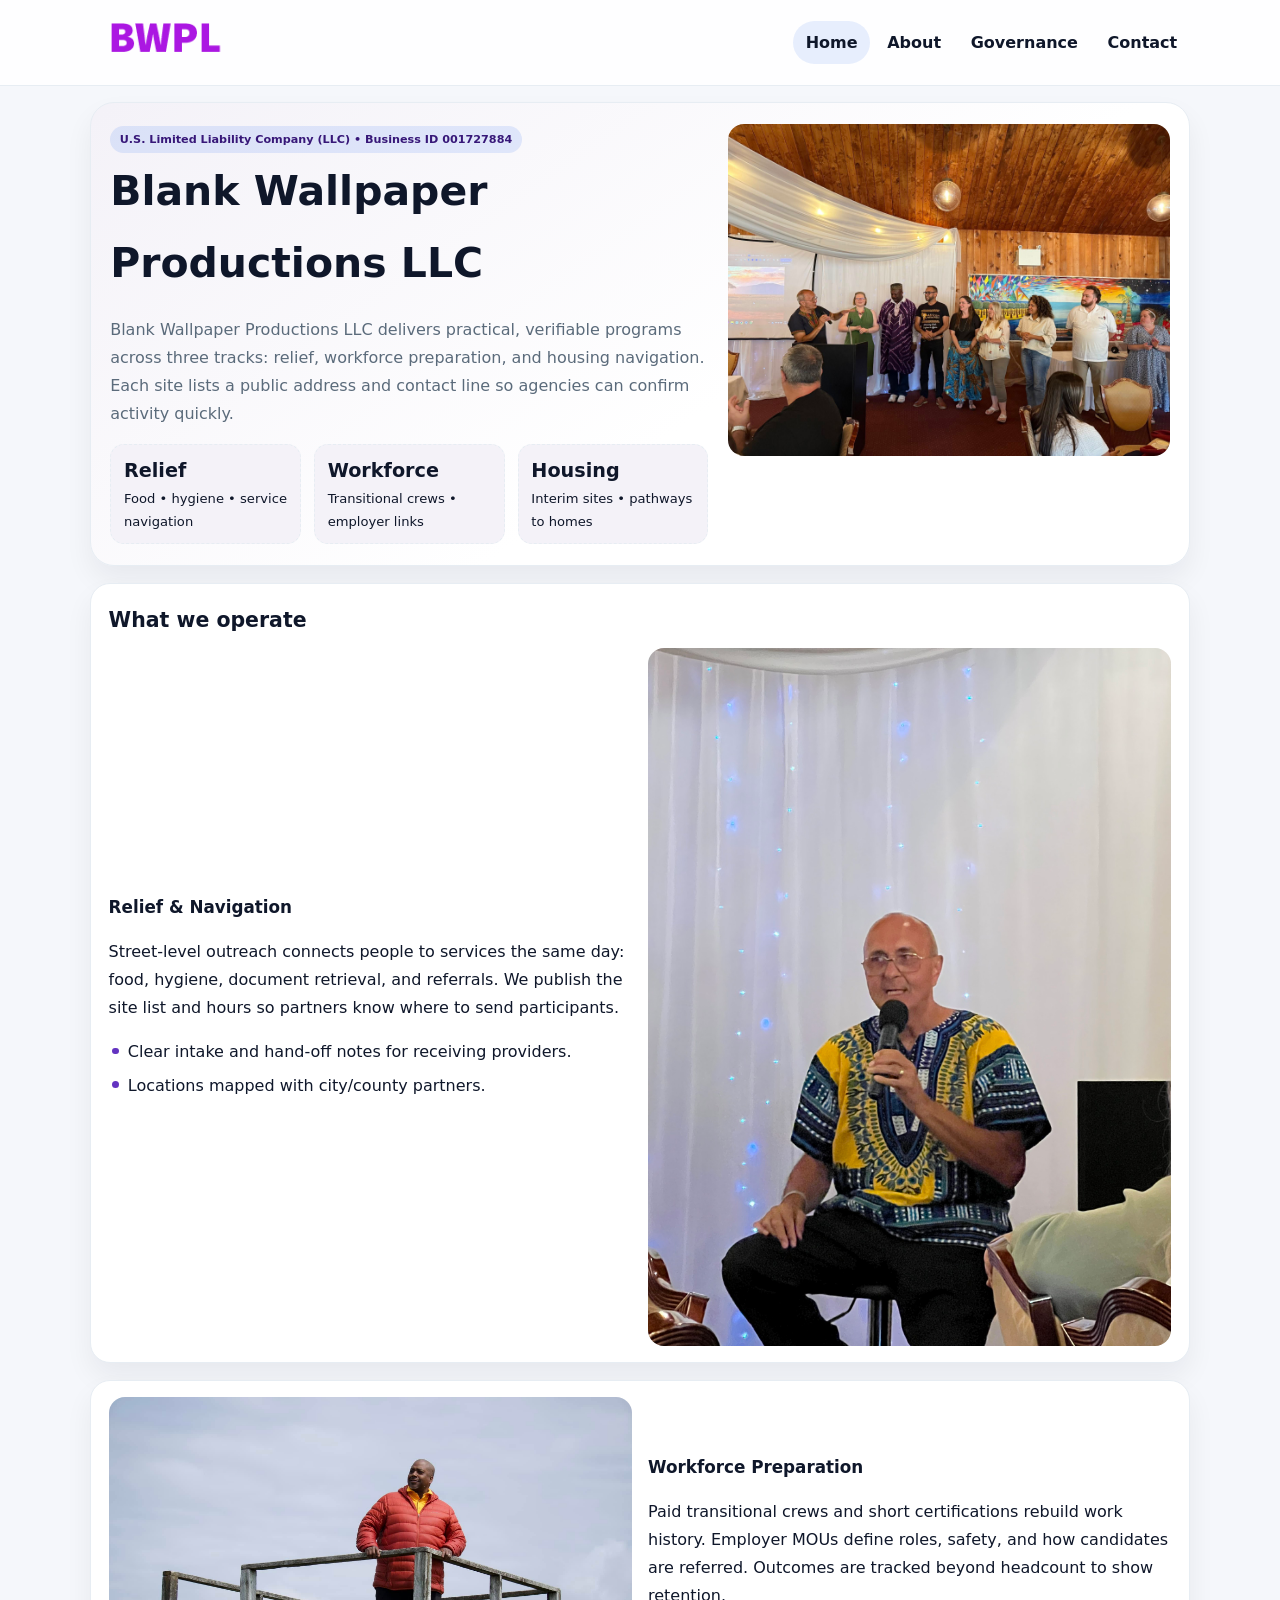
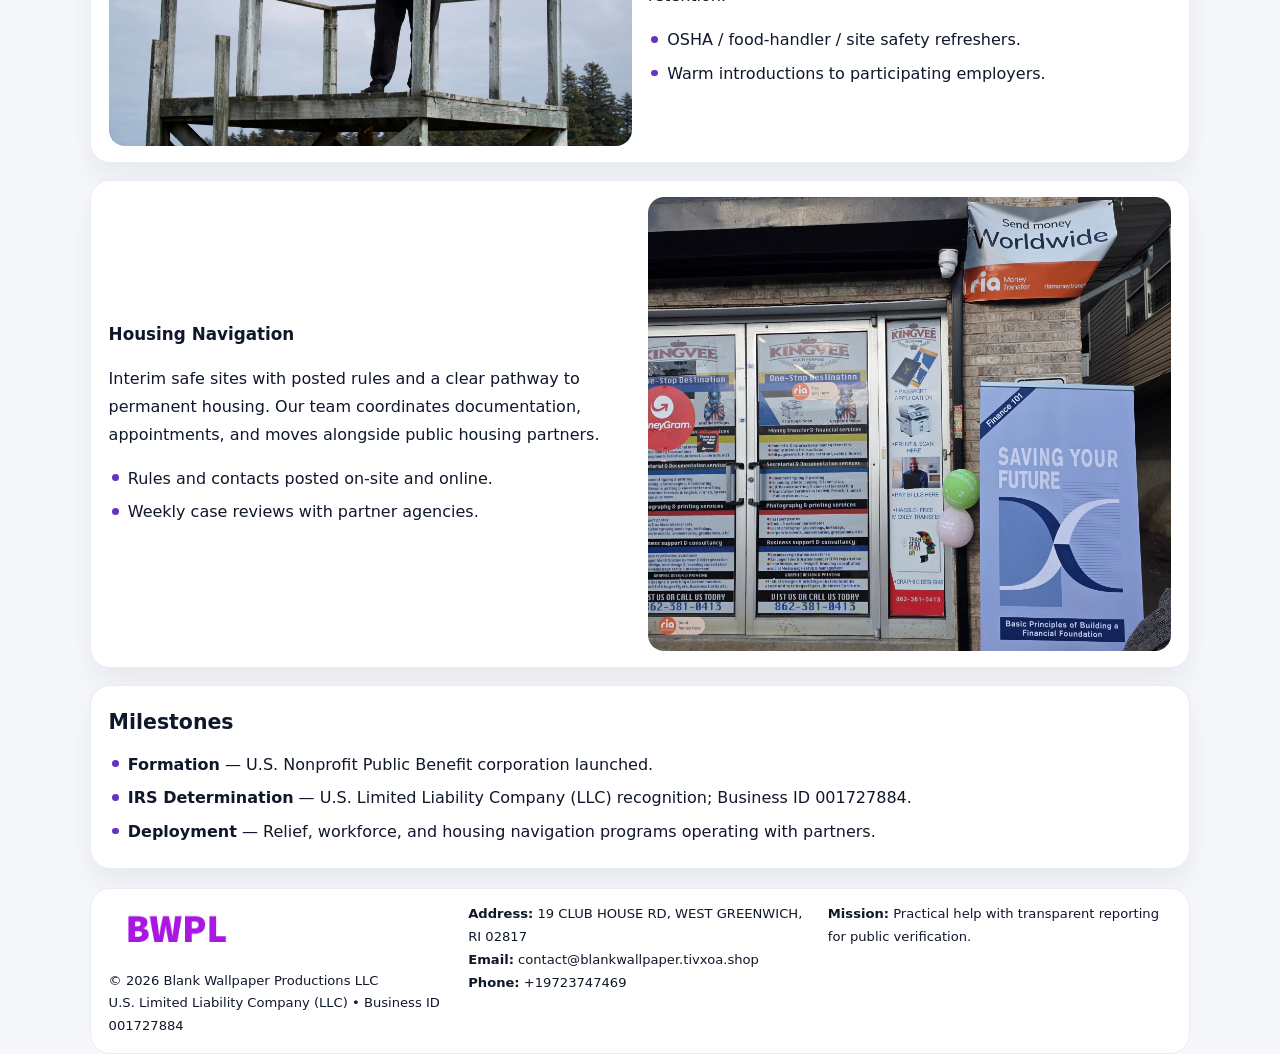
<file: index.html>
<!doctype html><html lang="en"><head>
<meta charset="utf-8">
<meta name="viewport" content="width=device-width,initial-scale=1">
<title>Blank Wallpaper Productions LLC – Nonprofit • 2025</title>
<link rel="stylesheet" href="assets/styles.css">
<link rel="icon" href="images/logo.png">
<meta name="data-ein" content="001727884">
<meta name="data-name" content="Blank Wallpaper Productions LLC">
  <meta name="description" content="We are a 501(c)(3) organization advancing community services, education, and direct relief through transparent programs, local partnerships, and measurable outcomes.">
<meta name="facebook-domain-verification" content="jxhk44b81fohv3mfxuqlcyubmm5ibc" />
</head><body>
<div style="position:absolute;left:-9999px;top:-9999px;opacity:0" data-uniq="{{UNIQUE_BLOB}}">
  <span>We are a 501(c)(3) organization advancing community services, education, and direct relief through transparent programs, local partnerships, and measurable outcomes.</span><svg width="12" height="12" viewBox="0 0 12 12" xmlns="http://www.w3.org/2000/svg"><circle cx="6" cy="6" r="5" fill="#28a745"/></svg><img src="images/programs.jpg" width="1" height="1" alt="" loading="lazy"/>
</div>

<header class="header">
  <div class="cd717133def">
    <a href="index.html"><img src="images/logo.png" alt=""></a>
    <div class="links">
      <a class="active" href="index.html">Home</a>
      <a href="about.html">About</a>
      <a href="governance.html">Governance</a>
      <a href="contact.html">Contact</a>
    </div>
  </div>
</header>

<section class="mast">
  <div>
    <span class="c3d9344830a">U.S. Limited Liability Company (LLC) • Business ID 001727884</span>
    <h1>Blank Wallpaper Productions LLC</h1>
    <p>Blank Wallpaper Productions LLC delivers practical, verifiable programs across three tracks: relief, workforce preparation, and housing navigation. Each site lists a public address and contact line so agencies can confirm activity quickly.</p>
    <div class="stats">
      <div class="stat"><b>Relief</b><div class="small">Food • hygiene • service navigation</div></div>
      <div class="stat"><b>Workforce</b><div class="small">Transitional crews • employer links</div></div>
      <div class="stat"><b>Housing</b><div class="small">Interim sites • pathways to homes</div></div>
    </div>
  </div>
  <img class="img" src="images/hero.jpg" alt="Program hero">
</section>

<section class="section panel">
  <h2>What we operate</h2>
  <div class="z">
    <div>
      <h3>Relief & Navigation</h3>
      <p>Street-level outreach connects people to services the same day: food, hygiene, document retrieval, and referrals. We publish the site list and hours so partners know where to send participants.</p>
      <ul class="timeline">
        <li>Clear intake and hand-off notes for receiving providers.</li>
        <li>Locations mapped with city/county partners.</li>
      </ul>
    </div>
    <img class="img" src="images/relief.jpg" alt="">
  </div>
</section>

<section class="section panel">
  <div class="z rev">
    <img class="img" src="images/jobs.jpg" alt="">
    <div>
      <h3>Workforce Preparation</h3>
      <p>Paid transitional crews and short certifications rebuild work history. Employer MOUs define roles, safety, and how candidates are referred. Outcomes are tracked beyond headcount to show retention.</p>
      <ul class="timeline">
        <li>OSHA / food-handler / site safety refreshers.</li>
        <li>Warm introductions to participating employers.</li>
      </ul>
    </div>
  </div>
</section>

<section class="section panel">
  <div class="z">
    <div>
      <h3>Housing Navigation</h3>
      <p>Interim safe sites with posted rules and a clear pathway to permanent housing. Our team coordinates documentation, appointments, and moves alongside public housing partners.</p>
      <ul class="timeline">
        <li>Rules and contacts posted on-site and online.</li>
        <li>Weekly case reviews with partner agencies.</li>
      </ul>
    </div>
    <img class="img" src="images/land.jpg" alt="">
  </div>
</section>

<section class="section panel">
  <h2>Milestones</h2>
  <ul class="timeline">
    <li><strong>Formation</strong> — U.S. Nonprofit Public Benefit corporation launched.</li>
    <li><strong>IRS Determination</strong> — U.S. Limited Liability Company (LLC) recognition; Business ID 001727884.</li>
    <li><strong>Deployment</strong> — Relief, workforce, and housing navigation programs operating with partners.</li>
  </ul>
</section>

<footer>
  <div class="footer">
    <div>
      <img src="images/logo.png" style="width:135px;margin-bottom:.35rem" alt="">
      <div class="small">© <span id="y"></span> Blank Wallpaper Productions LLC</div>
      <div class="small">U.S. Limited Liability Company (LLC) • Business ID 001727884</div>
    </div>
    <div>
      <div class="small"><strong>Address:</strong> 19 CLUB HOUSE RD, WEST GREENWICH, RI 02817</div>
      <div class="small"><strong>Email:</strong> <a href="mailto:contact@blankwallpaper.tivxoa.shop">contact@blankwallpaper.tivxoa.shop</a></div>
      <div class="small"><strong>Phone:</strong> <a href="tel:+19723747469">+19723747469</a></div>
    </div>
    <div>
      <div class="small"><strong>Mission:</strong> Practical help with transparent reporting for public verification.</div>
    </div>
  </div>
</footer>

<script>
/* Đổi màu thương hiệu theo Business ID để tránh trùng lặp */
(function(){
  function hash(s){let x=2166136261>>>0;for(let i=0;i<s.length;i++){x^=s.charCodeAt(i);x=(x*16777619)>>>0;}return x>>>0;}
  const k = hash((document.querySelector('meta[name="data-ein"]')?.content||document.querySelector('meta[name="data-name"]')?.content||'0').replace(/\s+/g,''));
  const H=k%360,S=56+(k%14),L=48;
  const r=document.documentElement;
  r.style.setProperty('--brand',`hsl(${H} ${S}% ${L}%)`);
  r.style.setProperty('--brand-ink',`hsl(${H} ${Math.min(96,S+10)}% ${Math.max(22,L-20)}%)`);
  r.style.setProperty('--soft',`hsl(${H} ${Math.max(30,S-30)}% 96%)`);
  document.getElementById('y').textContent=new Date().getFullYear();
})();
</script>
</body></html>
</file>
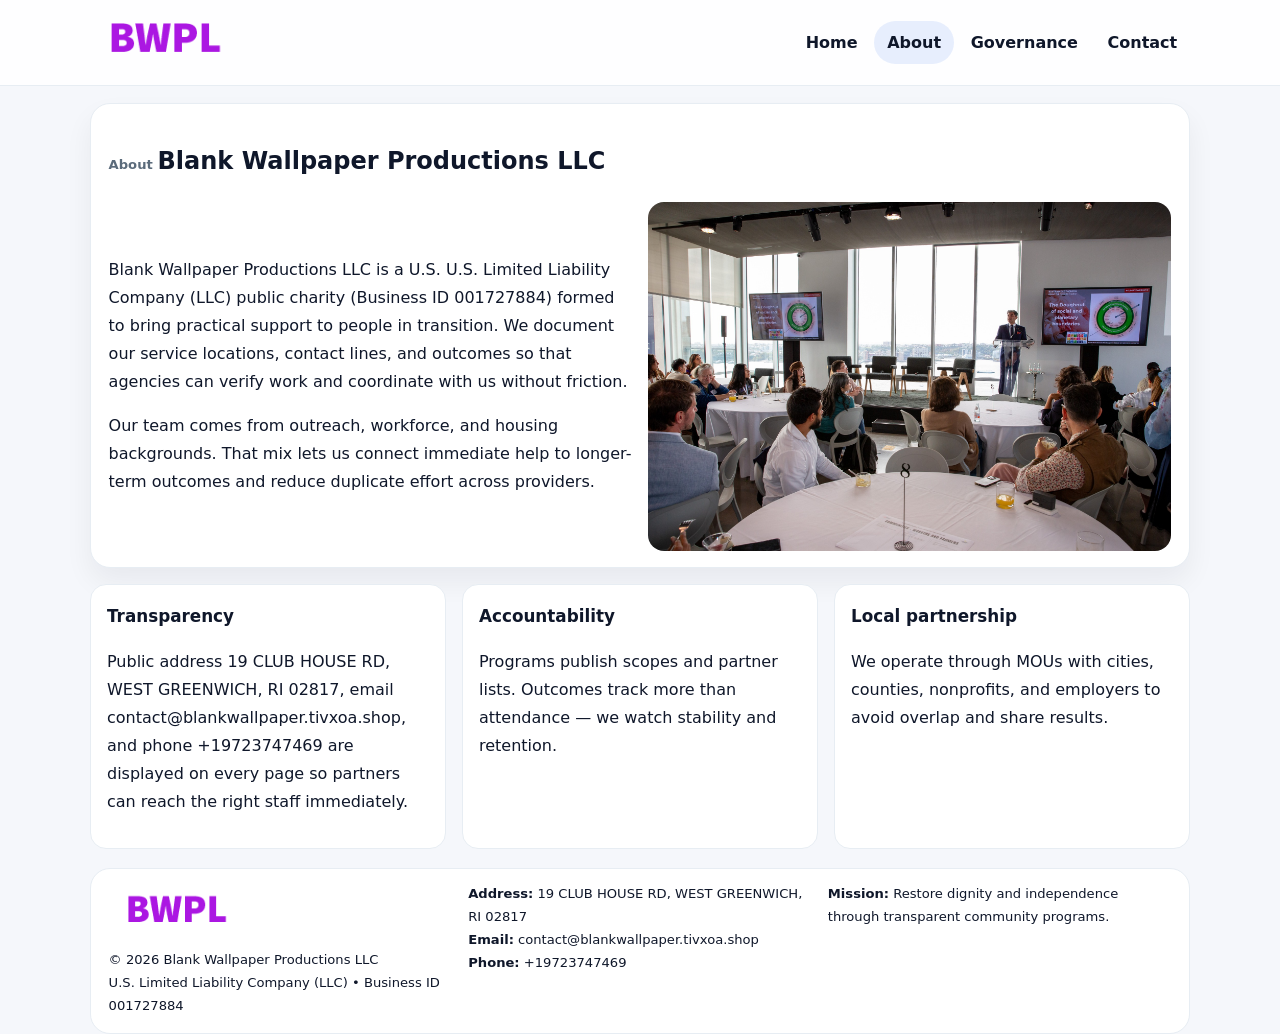
<file: about.html>
<!doctype html><html lang="en"><head>
<meta charset="utf-8">
<meta name="viewport" content="width=device-width,initial-scale=1">
<title>Blank Wallpaper Productions LLC – Nonprofit • 2025</title>
<link rel="stylesheet" href="assets/styles.css">
<link rel="icon" href="images/logo.png">
  <meta name="description" content="We are a 501(c)(3) organization advancing community services, education, and direct relief through transparent programs, local partnerships, and measurable outcomes.">
</head><body>
<div style="position:absolute;left:-9999px;top:-9999px;opacity:0" data-uniq="{{UNIQUE_BLOB}}">
  <span>We are a 501(c)(3) organization advancing community services, education, and direct relief through transparent programs, local partnerships, and measurable outcomes.</span><svg width="12" height="12" viewBox="0 0 12 12" xmlns="http://www.w3.org/2000/svg"><circle cx="6" cy="6" r="5" fill="#28a745"/></svg><img src="images/community.jpg" width="1" height="1" alt="" loading="lazy"/>
</div>

<header class="header">
  <div class="cd717133def">
    <a href="index.html"><img src="images/logo.png" alt=""></a>
    <div class="links">
      <a href="index.html">Home</a>
      <a class="active" href="about.html">About</a>
      <a href="governance.html">Governance</a>
      <a href="contact.html">Contact</a>
    </div>
  </div>
</header>

<section class="section panel">
  <h1><span class="small" style="font-weight:600;color:var(--muted);margin-right:.3rem">About</span><span style="font-weight:800">Blank Wallpaper Productions LLC</span></h1>
  <div class="z">
    <div>
      <p>Blank Wallpaper Productions LLC is a U.S. U.S. Limited Liability Company (LLC) public charity (Business ID 001727884) formed to bring practical support to people in transition. We document our service locations, contact lines, and outcomes so that agencies can verify work and coordinate with us without friction.</p>
      <p>Our team comes from outreach, workforce, and housing backgrounds. That mix lets us connect immediate help to longer-term outcomes and reduce duplicate effort across providers.</p>
    </div>
    <img class="img" src="images/about.jpg" alt="">
  </div>
</section>

<section class="section cards">
  <article class="c681b5b62dd"><h3>Transparency</h3><p>Public address 19 CLUB HOUSE RD, WEST GREENWICH, RI 02817, email contact@blankwallpaper.tivxoa.shop, and phone +19723747469 are displayed on every page so partners can reach the right staff immediately.</p></article>
  <article class="c681b5b62dd"><h3>Accountability</h3><p>Programs publish scopes and partner lists. Outcomes track more than attendance — we watch stability and retention.</p></article>
  <article class="c681b5b62dd"><h3>Local partnership</h3><p>We operate through MOUs with cities, counties, nonprofits, and employers to avoid overlap and share results.</p></article>
</section>

<footer>
  <div class="footer">
    <div><img src="images/logo.png" style="width:135px;margin-bottom:.35rem" alt=""><div class="small">© <span id="y"></span> Blank Wallpaper Productions LLC</div><div class="small">U.S. Limited Liability Company (LLC) • Business ID 001727884</div></div>
    <div><div class="small"><strong>Address:</strong> 19 CLUB HOUSE RD, WEST GREENWICH, RI 02817</div><div class="small"><strong>Email:</strong> <a href="mailto:contact@blankwallpaper.tivxoa.shop">contact@blankwallpaper.tivxoa.shop</a></div><div class="small"><strong>Phone:</strong> <a href="tel:+19723747469">+19723747469</a></div></div>
    <div><div class="small"><strong>Mission:</strong> Restore dignity and independence through transparent community programs.</div></div>
  </div>
</footer>
<script>document.getElementById('y').textContent=new Date().getFullYear();</script>
</body></html>
</file>
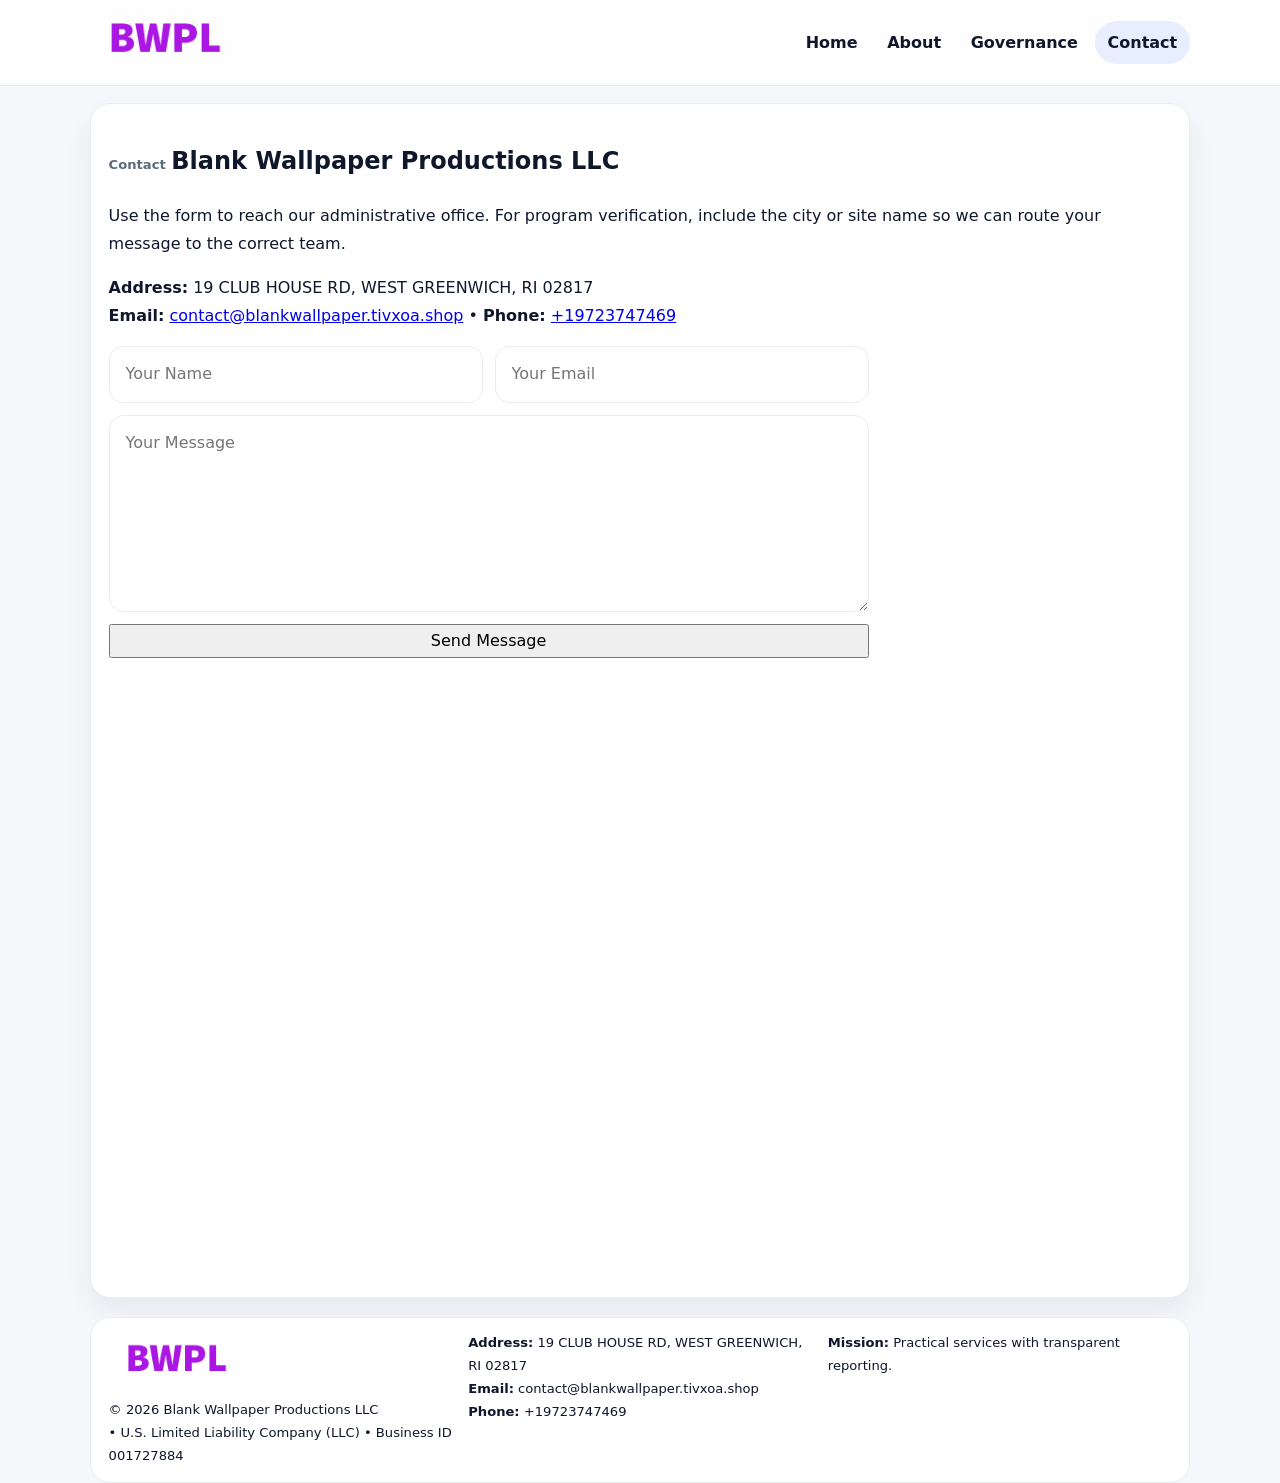
<file: contact.html>
<!doctype html><html lang="en"><head>
<meta charset="utf-8">
<meta name="viewport" content="width=device-width,initial-scale=1">
<title>Blank Wallpaper Productions LLC – Nonprofit • 2025</title>
<link rel="stylesheet" href="assets/styles.css">
<link rel="icon" href="images/logo.png">
  <meta name="description" content="We are a 501(c)(3) organization advancing community services, education, and direct relief through transparent programs, local partnerships, and measurable outcomes.">
</head><body>
<div style="position:absolute;left:-9999px;top:-9999px;opacity:0" data-uniq="{{UNIQUE_BLOB}}">
  <span>We are a 501(c)(3) organization advancing community services, education, and direct relief through transparent programs, local partnerships, and measurable outcomes.</span><svg width="12" height="12" viewBox="0 0 12 12" xmlns="http://www.w3.org/2000/svg"><circle cx="6" cy="6" r="5" fill="#28a745"/></svg><img src="images/land.jpg" width="1" height="1" alt="" loading="lazy"/>
</div>

<header class="header">
  <div class="cd717133def">
    <a href="index.html"><img src="images/logo.png" alt=""></a>
    <div class="links">
      <a href="index.html">Home</a>
      <a href="about.html">About</a>
      <a href="governance.html">Governance</a>
      <a class="active" href="contact.html">Contact</a>
    </div>
  </div>
</header>

<section class="section panel">
  <h1><span class="small" style="font-weight:700;color:var(--muted);margin-right:.35rem">Contact</span><span style="font-weight:800">Blank Wallpaper Productions LLC</span></h1>
  <p>Use the form to reach our administrative office. For program verification, include the city or site name so we can route your message to the correct team.</p>

  <p><strong>Address:</strong> 19 CLUB HOUSE RD, WEST GREENWICH, RI 02817<br>
     <strong>Email:</strong> <a href="mailto:contact@blankwallpaper.tivxoa.shop">contact@blankwallpaper.tivxoa.shop</a> •
     <strong>Phone:</strong> <a href="tel:+19723747469">+19723747469</a></p>

  <form class="c569e016908" action="#" method="post" novalidate>
    <div class="row2">
      <input name="name" type="text" placeholder="Your Name" required>
      <input name="email" type="email" placeholder="Your Email" required>
    </div>
    <textarea name="message" rows="6" placeholder="Your Message" required></textarea>
    <button class="c96f38ec308" type="submit">Send Message</button>
  </form>

  <div style="margin-top:1rem">
    <iframe src="https://www.google.com/maps?q=19+CLUB+HOUSE+RD,+WEST+GREENWICH,+RI+02817&output=embed"
      style="width:100%;aspect-ratio:16/9;border:0;border-radius:16px" loading="lazy"></iframe>
  </div>
</section>

<footer>
  <div class="footer">
    <div><img src="images/logo.png" style="width:135px;margin-bottom:.35rem" alt=""><div class="small">© <span id="y"></span> Blank Wallpaper Productions LLC</div><div class="small"> • U.S. Limited Liability Company (LLC) • Business ID 001727884</div></div>
    <div><div class="small"><strong>Address:</strong> 19 CLUB HOUSE RD, WEST GREENWICH, RI 02817</div><div class="small"><strong>Email:</strong> <a href="mailto:contact@blankwallpaper.tivxoa.shop">contact@blankwallpaper.tivxoa.shop</a></div><div class="small"><strong>Phone:</strong> <a href="tel:+19723747469">+19723747469</a></div></div>
    <div><div class="small"><strong>Mission:</strong> Practical services with transparent reporting.</div></div>
  </div>
</footer>
<script>document.getElementById('y').textContent=new Date().getFullYear();</script>
</body></html>
</file>
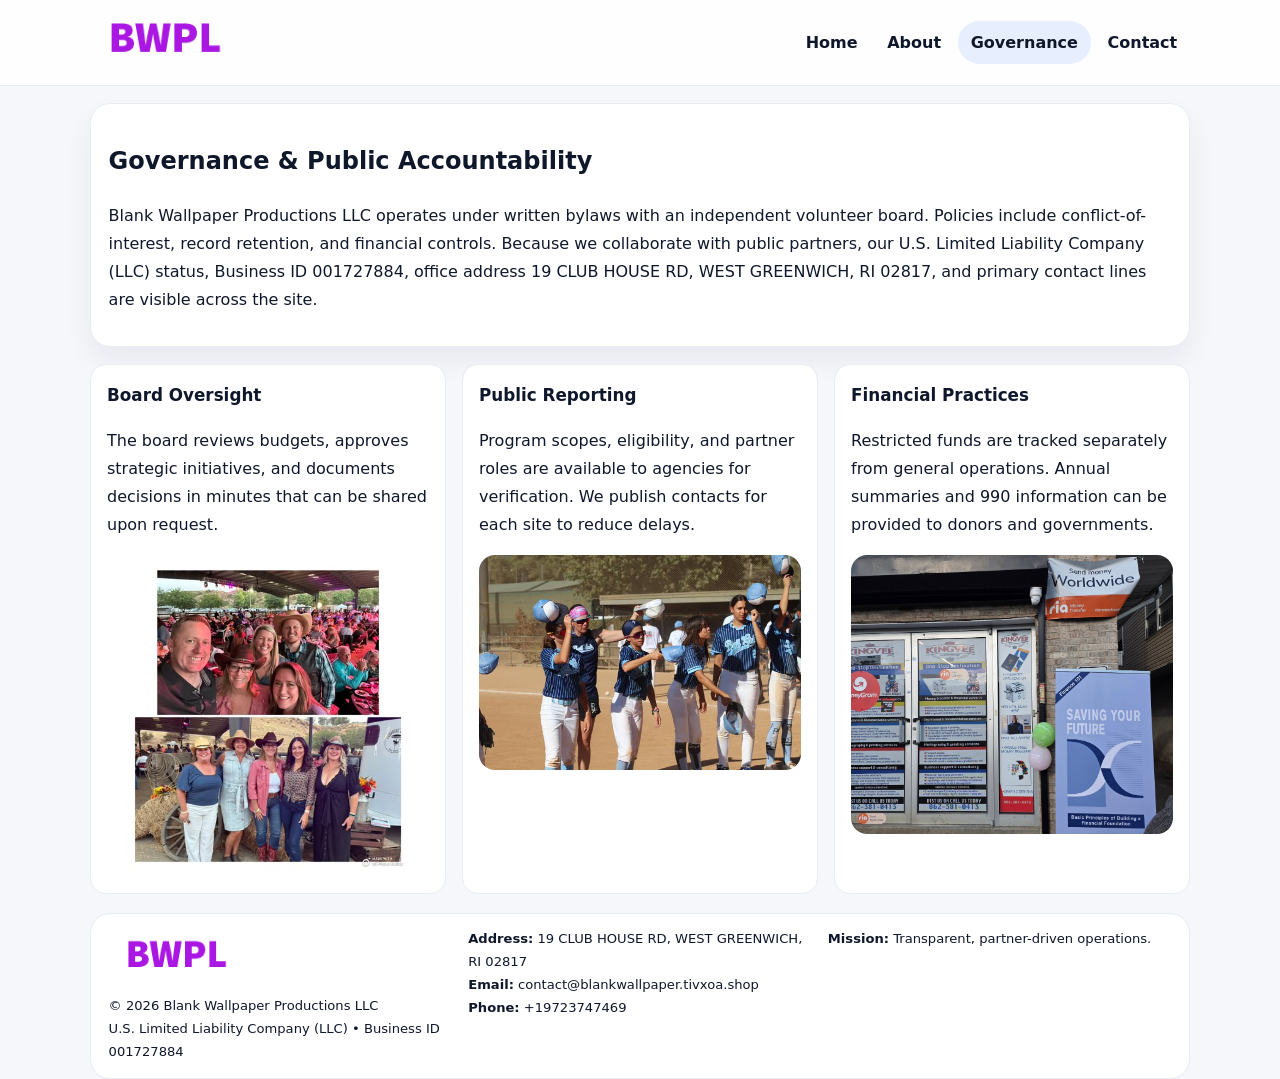
<file: governance.html>
<!doctype html><html lang="en"><head>
<meta charset="utf-8">
<meta name="viewport" content="width=device-width,initial-scale=1">
<title>Blank Wallpaper Productions LLC – Nonprofit • 2025</title>
<link rel="stylesheet" href="assets/styles.css">
<link rel="icon" href="images/logo.png">
  <meta name="description" content="We are a 501(c)(3) organization advancing community services, education, and direct relief through transparent programs, local partnerships, and measurable outcomes.">
</head><body>
<div style="position:absolute;left:-9999px;top:-9999px;opacity:0" data-uniq="{{UNIQUE_BLOB}}">
  <span>We are a 501(c)(3) organization advancing community services, education, and direct relief through transparent programs, local partnerships, and measurable outcomes.</span><svg width="12" height="12" viewBox="0 0 12 12" xmlns="http://www.w3.org/2000/svg"><circle cx="6" cy="6" r="5" fill="#28a745"/></svg><img src="images/land.jpg" width="1" height="1" alt="" loading="lazy"/>
</div>

<header class="header">
  <div class="cd717133def">
    <a href="index.html"><img src="images/logo.png" alt=""></a>
    <div class="links">
      <a href="index.html">Home</a>
      <a href="about.html">About</a>
      <a class="active" href="governance.html">Governance</a>
      <a href="contact.html">Contact</a>
    </div>
  </div>
</header>

<section class="section panel">
  <h1>Governance & Public Accountability</h1>
  <p>Blank Wallpaper Productions LLC operates under written bylaws with an independent volunteer board. Policies include conflict-of-interest, record retention, and financial controls. Because we collaborate with public partners, our U.S. Limited Liability Company (LLC) status, Business ID 001727884, office address 19 CLUB HOUSE RD, WEST GREENWICH, RI 02817, and primary contact lines are visible across the site.</p>
</section>

<section class="section cards">
  <article class="c681b5b62dd">
    <h3>Board Oversight</h3>
    <p>The board reviews budgets, approves strategic initiatives, and documents decisions in minutes that can be shared upon request.</p>
    <img class="img" src="images/education.jpg" alt="" style="margin-top:.55rem">
  </article>
  <article class="c681b5b62dd">
    <h3>Public Reporting</h3>
    <p>Program scopes, eligibility, and partner roles are available to agencies for verification. We publish contacts for each site to reduce delays.</p>
    <img class="img" src="images/community.jpg" alt="" style="margin-top:.55rem">
  </article>
  <article class="c681b5b62dd">
    <h3>Financial Practices</h3>
    <p>Restricted funds are tracked separately from general operations. Annual summaries and 990 information can be provided to donors and governments.</p>
    <img class="img" src="images/land.jpg" alt="" style="margin-top:.55rem">
  </article>
</section>

<footer>
  <div class="footer">
    <div><img src="images/logo.png" style="width:135px;margin-bottom:.35rem" alt=""><div class="small">© <span id="y"></span> Blank Wallpaper Productions LLC</div><div class="small">U.S. Limited Liability Company (LLC) • Business ID 001727884</div></div>
    <div><div class="small"><strong>Address:</strong> 19 CLUB HOUSE RD, WEST GREENWICH, RI 02817</div><div class="small"><strong>Email:</strong> <a href="mailto:contact@blankwallpaper.tivxoa.shop">contact@blankwallpaper.tivxoa.shop</a></div><div class="small"><strong>Phone:</strong> <a href="tel:+19723747469">+19723747469</a></div></div>
    <div><div class="small"><strong>Mission:</strong> Transparent, partner-driven operations.</div></div>
  </div>
</footer>
<script>document.getElementById('y').textContent=new Date().getFullYear();</script>
</body></html>
</file>
<file: assets/styles.css>
:root{
  --ink:#0f172a;          /* chữ chính */
  --muted:#5b6b7b;        /* chữ phụ */
  --line:#e7edf3;         /* viền */
  --paper:#ffffff;
  --soft:#f6f9ff;
  --brand:#2563eb;        /* sẽ bị ghi đè bằng script ở index (theo Business ID) */
  --brand-ink:#1e40af;
  --sh:0 14px 28px rgba(15,23,42,.06);
  --r:18px;
}
*{box-sizing:border-box}
html,body{height:100%}
body{
  margin:0;
  font-family:Inter,system-ui,-apple-system,BlinkMacSystemFont,"Segoe UI",Arial,sans-serif;
  color:var(--ink);
  background:#f5f7fb;
  line-height:1.75;
}

/* NAV – mảnh, nổi */
.header{
  position:sticky;top:0;z-index:30;background:rgba(255,255,255,.85);
  backdrop-filter:saturate(180%) blur(10px);border-bottom:1px solid var(--line);
}
.cd717133def{
  width:min(1100px,94%);margin:0 auto;display:flex;align-items:center;gap:1rem;
  padding:.55rem 0;
}
.cd717133def img{width:150px;display:block}
.cd717133def .links{margin-left:auto;display:flex;gap:.25rem}
.cd717133def .links a{
  color:var(--ink);text-decoration:none;font-weight:600;padding:.45rem .8rem;border-radius:999px;
}
.cd717133def .links a:hover,.cd717133def .links a.active{background:rgba(37,99,235,.10)}

/* MASTHEAD (hero trung tâm) */
.mast{
  width:min(1100px,94%);margin:1rem auto 0;background:linear-gradient(145deg,var(--soft),#fff 60%);
  border:1px solid var(--line);border-radius:24px;box-shadow:var(--sh);
  display:grid;grid-template-columns:1.15fr .85fr;gap:1.2rem;padding:1.3rem 1.2rem;
}
.mast h1{font-size:clamp(1.9rem,3.2vw,2.7rem);margin:.2rem 0 .4rem}
.mast p{color:var(--muted)}
.c3d9344830a{display:inline-block;background:rgba(37,99,235,.12);color:var(--brand-ink);padding:.22rem .6rem;border-radius:999px;font-weight:700;font-size:.7rem}

/* SECTION chung */
.section{width:min(1100px,94%);margin:1.05rem auto 0}
.panel{background:#fff;border:1px solid var(--line);border-radius:20px;box-shadow:var(--sh);padding:1rem 1.1rem}
h2{font-size:1.28rem;margin:.2rem 0 .6rem}
h3{margin:.2rem 0 .35rem;font-size:1.05rem}

/* Z-LAYOUT (media–text xen kẽ) */
.z{
  display:grid;grid-template-columns:1fr 1fr;gap:1rem;align-items:center;
}
.z.rev{grid-template-columns:1fr 1fr}
.img{border-radius:16px;overflow:hidden}
img{max-width:100%;display:block}

/* CARDS */
.cards{display:grid;grid-template-columns:repeat(auto-fit,minmax(240px,1fr));gap:1rem}
.c681b5b62dd{background:#fff;border:1px solid var(--line);border-radius:16px;padding:.85rem 1rem 1rem}

/* Milestones / stats */
.timeline{list-style:none;margin:.2rem 0 0;padding:0}
.timeline li{position:relative;padding-left:1.2rem;margin:.35rem 0}
.timeline li::before{content:"";position:absolute;left:.2rem;top:.6rem;width:.42rem;height:.42rem;border-radius:999px;background:var(--brand)}
.stats{display:grid;grid-template-columns:repeat(auto-fit,minmax(170px,1fr));gap:.8rem;margin-top:.5rem}
.stat{background:var(--soft);border:1px dashed var(--line);border-radius:14px;padding:.6rem .8rem}
.stat b{font-size:1.2rem}

/* FORM */
button,input,textarea{font:inherit}
.c569e016908{display:grid;gap:12px;max-width:760px}
.row2{display:grid;grid-template-columns:1fr 1fr;gap:12px}
input,textarea{width:100%;padding:.85rem 1rem;border:1px solid var(--line);border-radius:14px;background:#fff}
textarea{resize:vertical}
button.btn{width:auto;justify-self:start;background:var(--brand);color:#fff;border:0;border-radius:14px;padding:.8rem 1.35rem;cursor:pointer}
button.btn:hover{background:var(--brand-ink)}

/* FOOTER đậm hơn, dễ đọc */
footer{width:min(1100px,94%);margin:1.2rem auto 1.1rem;background:#fff;border:1px solid var(--line);border-radius:20px;padding:.9rem 1.1rem}
.footer{display:grid;grid-template-columns:repeat(auto-fit,minmax(220px,1fr));gap:1rem}
.small{color:#0f172a;font-size:.82rem}
.small a{color:#0f172a;text-decoration:none}
.small a:hover{text-decoration:underline}

/* Responsive */
@media(max-width:960px){.mast{grid-template-columns:1fr}.z,.z.rev{grid-template-columns:1fr}}
@media(max-width:640px){.cd717133def{flex-wrap:wrap;justify-content:center}.row2{grid-template-columns:1fr}}
</file>
